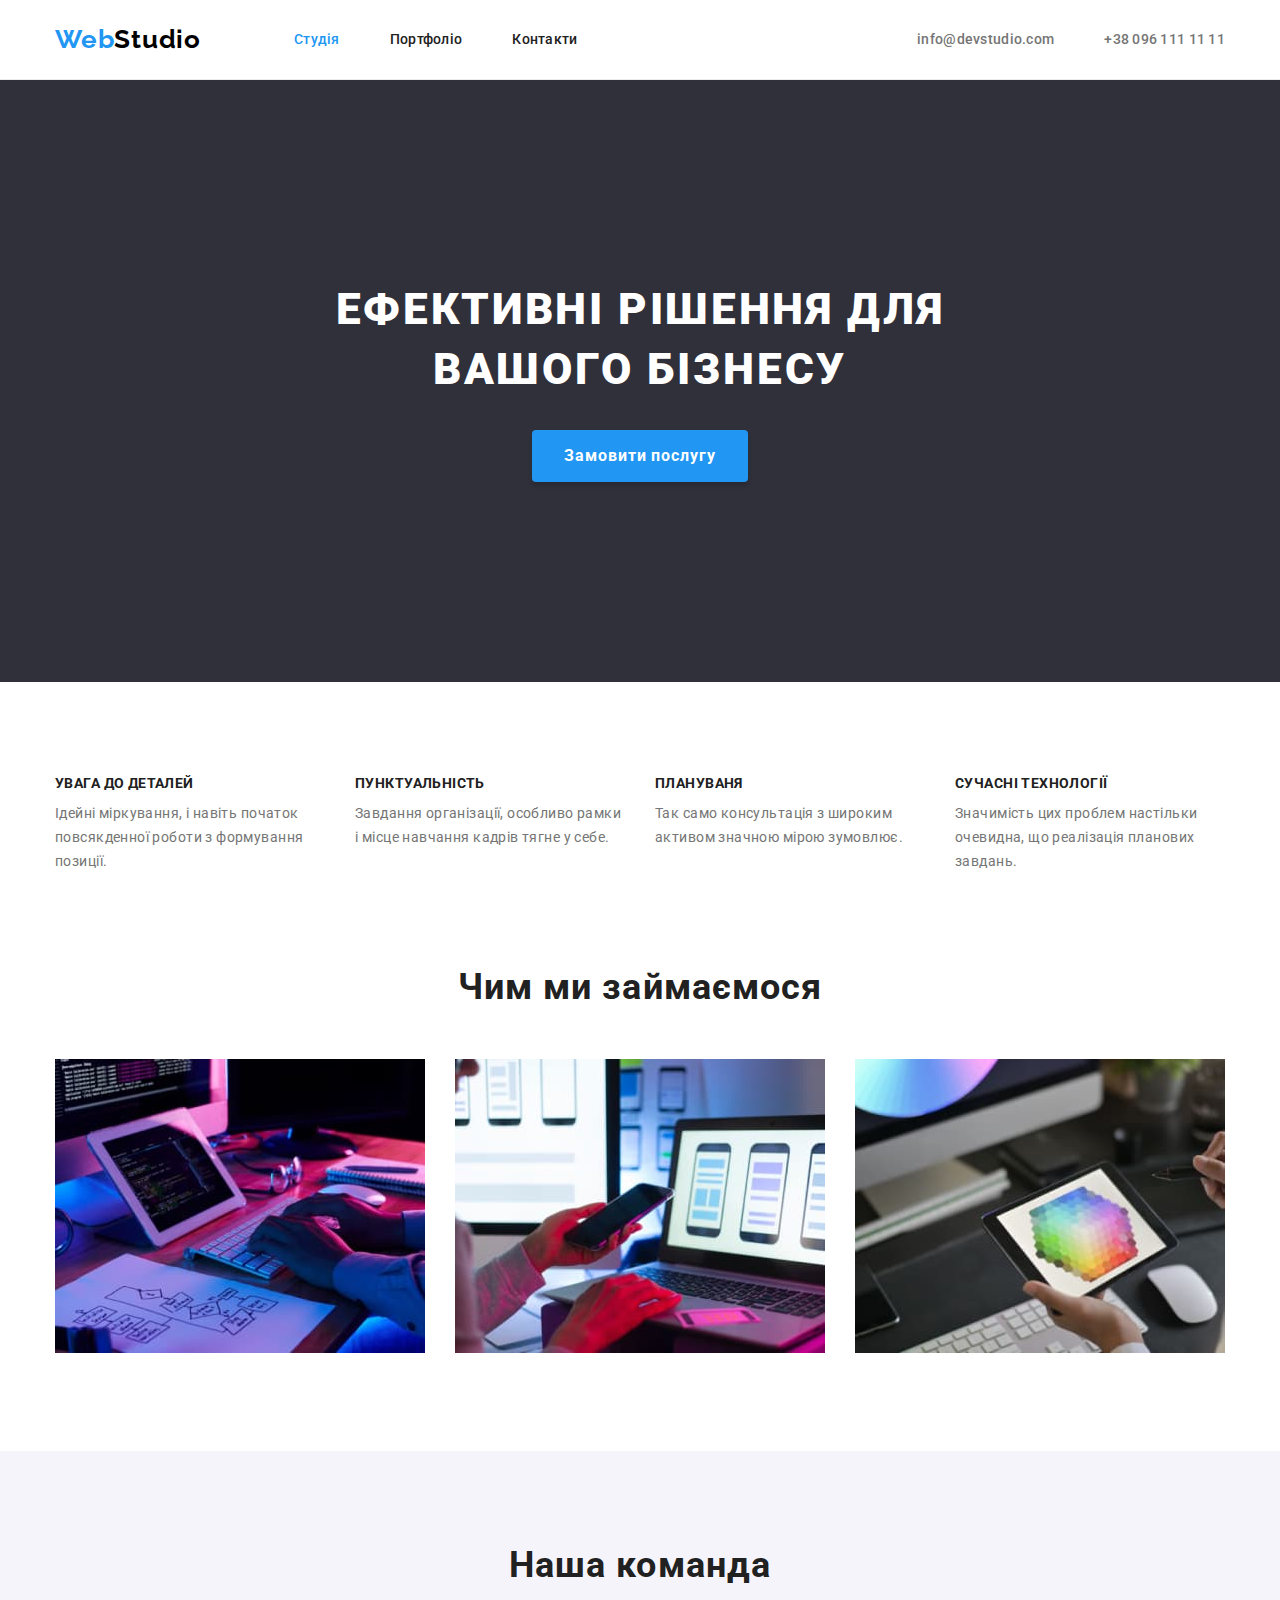
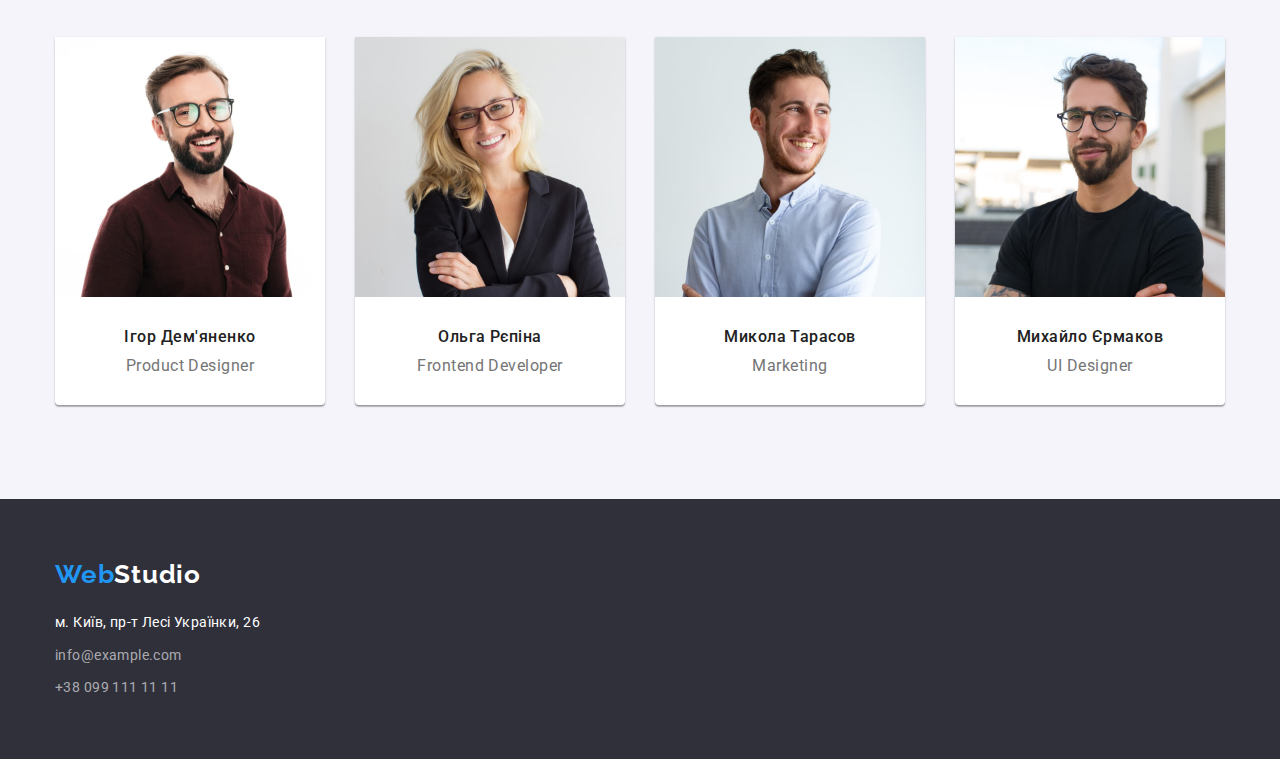
<file: index.html>
<!DOCTYPE html>
<html lang="uk">
<head>
    <meta charset="UTF-8">
    <meta http-equiv="X-UA-Compatible" content="IE=edge">
    <meta name="viewport" content="width=device-width, initial-scale=1.0">
    <title>Студія</title>
    <link rel="stylesheet" href="https://cdnjs.cloudflare.com/ajax/libs/modern-normalize/1.1.0/modern-normalize.min.css">
    <link rel="preconnect" href="https://fonts.googleapis.com">  
    <link rel="preconnect" href="https://fonts.gstatic.com" crossorigin> 
    <link href="https://fonts.googleapis.com/css2?family=Raleway:wght@700&family=Roboto:wght@400;500;700;900&display=swap" rel="stylesheet">
    <link rel="stylesheet" href="./css/styles.css" />
</head>
<body>
<!-- Header -->
<header class="header">
        <div class="container header-section">
        <a href="./index.html" class="logo" lang="en"> <span class="logo-web">Web</span>Studio</a>
        <nav class="header-nav">
            <ul class="site-nav list">
                <li class="site-nav-item"><a href="./index.html" class="site-nav-links current">Студія</a></li>
                <li class="site-nav-item"><a href="./portfolio.html" class="site-nav-links">Портфоліо</a></li>
                <li class="site-nav-item"><a href="/" class="site-nav-links">Контакти</a></li>
            </ul>
        </nav>
            <ul class="header-contact list">
                <li><a href="mailto:info@devstudio.com" class="contact">info@devstudio.com</a></li>
                <li><a href="tel:+380961111111" class="contact phone">+38 096 111 11 11</a></li>
            </ul>
        </div>
</header>
<!-- Main content -->
<main>
    <!-- Main title -->
    <section class="main-tittle">
        <div class="container">
            <h1 class="main-slogan">Ефективні рішення для <br /> вашого бізнесу</h1>
            <button type="button" class="main-button">Замовити послугу</button>
        </div>
    </section>
    <!-- Main privileges -->
    <section class="privileges">
        <h2 class="hidden-tittle">Наші переваги</h2>
        <div class="container">
            <ul class="privileges-blocks list">
                <li class="privileges-list">
                    <h3 class="privileges-tittle">Увага до деталей</h3>
                    <p class="privileges-text">Ідейні міркування, і навіть початок повсякденної роботи з формування позиції.</p>
                </li>
                <li class="privileges-list">
                    <h3 class="privileges-tittle">Пунктуальність</h3>
                    <p class="privileges-text">Завдання організації, особливо рамки і місце навчання кадрів тягне у себе.</p>
                </li>
                <li class="privileges-list">
                    <h3 class="privileges-tittle">Плануваня</h3>
                    <p class="privileges-text">Так само консультація з широким активом значною мірою зумовлює.</p>
                </li>
                <li class="privileges-list">
                    <h3 class="privileges-tittle">Сучасні технології</h3>
                    <p class="privileges-text">Значимість цих проблем настільки очевидна, що реалізація планових завдань.</p>
                </li>
            </ul>
        </div>
    </section>
    <!-- What do we do? -->
    <section class="what-do-we-do">
        <div class="container">
            <h2 class="main-wdwd-tittle">Чим ми займаємося</h2>
            <ul class="wdwd-blocks list">
                <li class="wdwd-list"><img src="./images/portfolio-main-1.jpg" width="370" height="294" alt="Проект №1"></li>
                <li class="wdwd-list"><img src="./images/portfolio-main-2.jpg" width="370" height="294" alt="Проект №2"></li>
                <li class="wdwd-list"><img src="./images/portfolio-main-3.jpg" width="370" height="294" alt="Проект №3"></li>
            </ul>
        </div>
    </section>
    <!-- Team -->
    <section class="team">
        <div class="container">
            <h2 class="team-tittle">Наша команда</h2>
            <ul class="team-list list">
                <li class="team-card">
                    <img class="img" src="./images/team-main-1.jpg" alt="Ігор Дем'яненко" width="270" height="260">
                    <div class="team-description">
                        <h3 class="team-name">Ігор Дем'яненко</h3>
                        <p lang="en" class="team-job">Product Designer</p>
                    </div>
                </li>
                <li class="team-card">
                    <img class="img" src="./images/team-main-2.jpg" alt="Ольга Рєпіна" width="270" height="260">
                    <div class="team-description">
                        <h3 class="team-name">Ольга Рєпіна</h3>
                        <p lang="en" class="team-job">Frontend Developer</p>
                    </div>
                </li>
                <li class="team-card">
                    <img class="img" src="./images/team-main-3.jpg" alt="Микола Тарасов" width="270" height="260">
                    <div class="team-description">
                        <h3 class="team-name">Микола Тарасов</h3>
                        <p lang="en" class="team-job">Marketing</p>
                    </div>
                </li>
                <li class="team-card">
                    <img class="img" src="./images/team-main-4.jpg" alt="Михайло Єрмаков" width="270" height="260">
                    <div class="team-description">
                        <h3 class="team-name">Михайло Єрмаков</h3>
                        <p lang="en" class="team-job">UI Designer</p>
                    </div>
                </li>
            </ul>
        </div>
    </section>
</main>
<!-- Footer -->
<footer class="footer">
    <div class="container">
    <a href="./index.html" class="logo footer-logo"> <span class="logo-web">Web</span><span class="logo-studio">Studio</span></a>
        <address class="footer-address-block">
            <p class="footer-address">м. Київ, пр-т Лесі Українки, 26</p> 
            <ul class="footer-item list">
                <li class="footer-item-adress"><a href="mailto:info@example.com" class="footer-contact">info@example.com</a></li>
                <li class="footer-item-adress"><a href="tel:+380991111111" class="footer-contact">+38 099 111 11 11</a></li>
            </ul>
        </address>
     </div>
</footer>
</body>
</html>
</file>
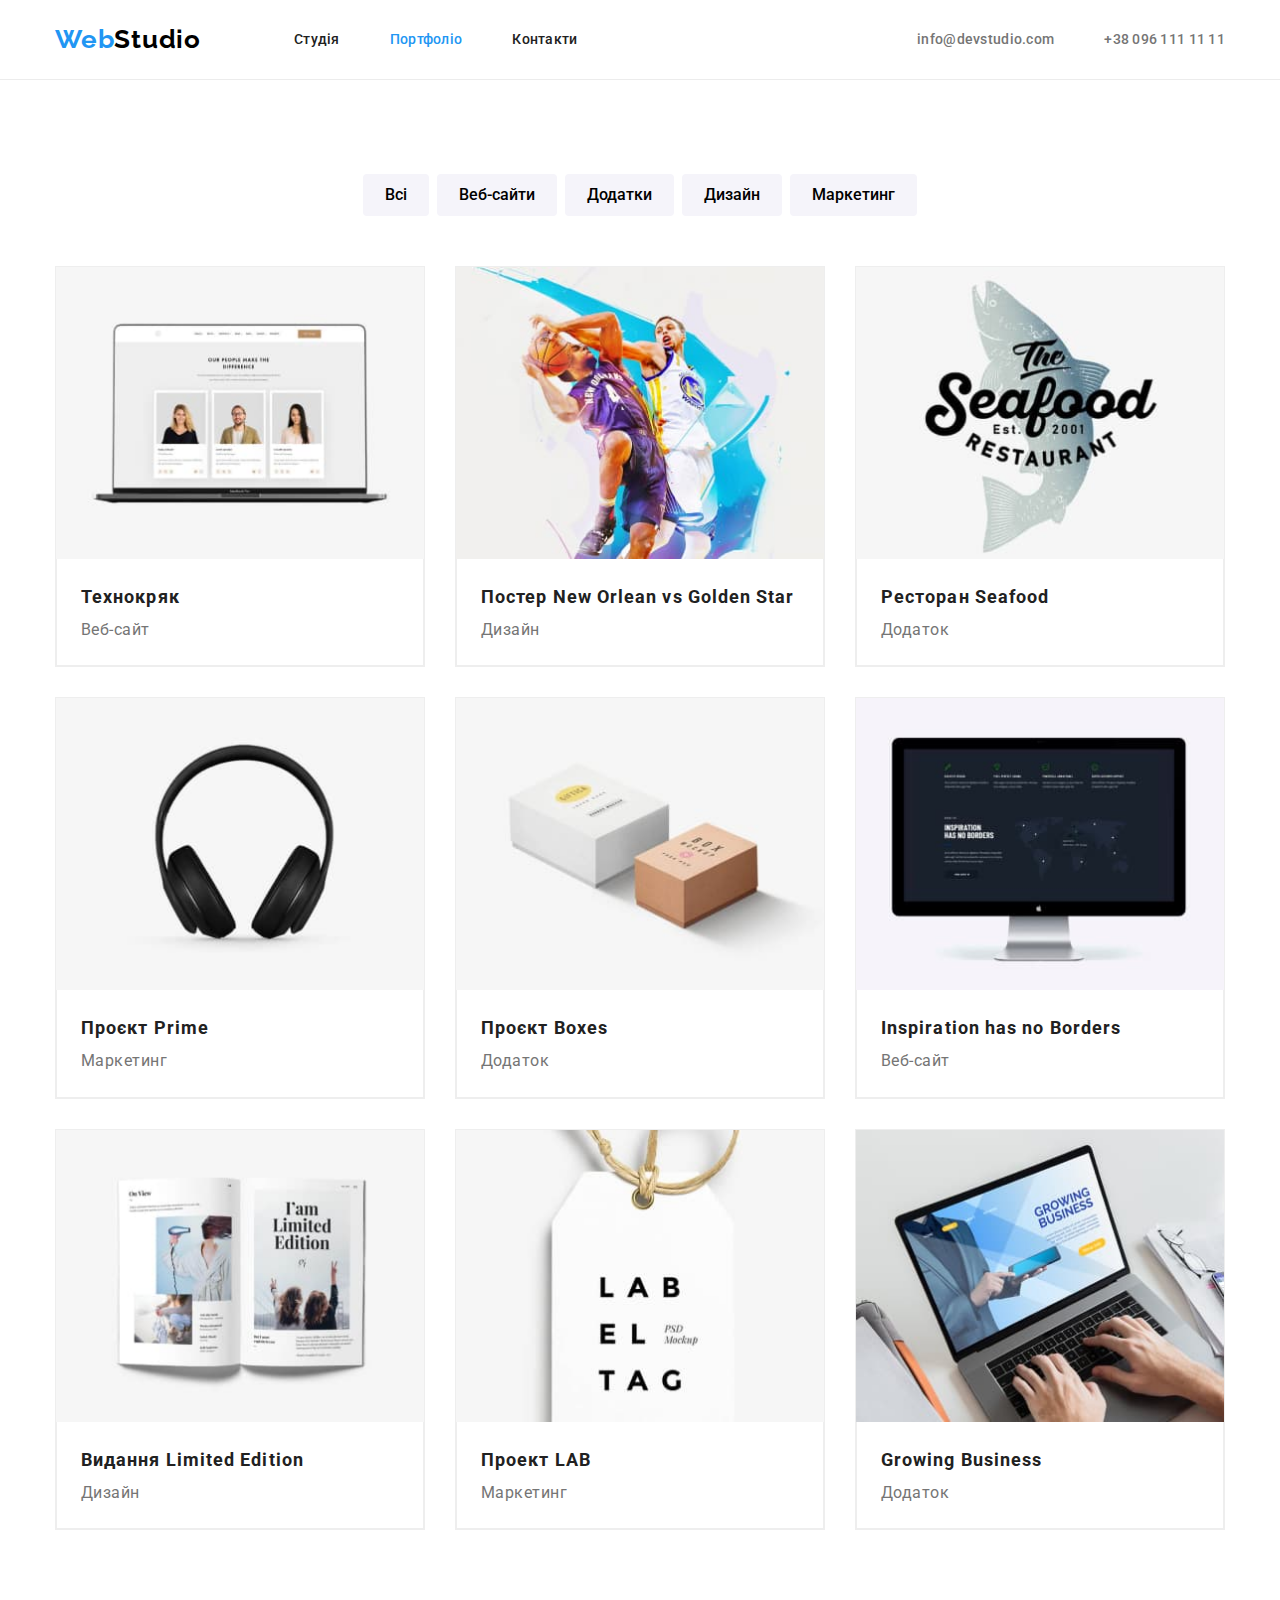
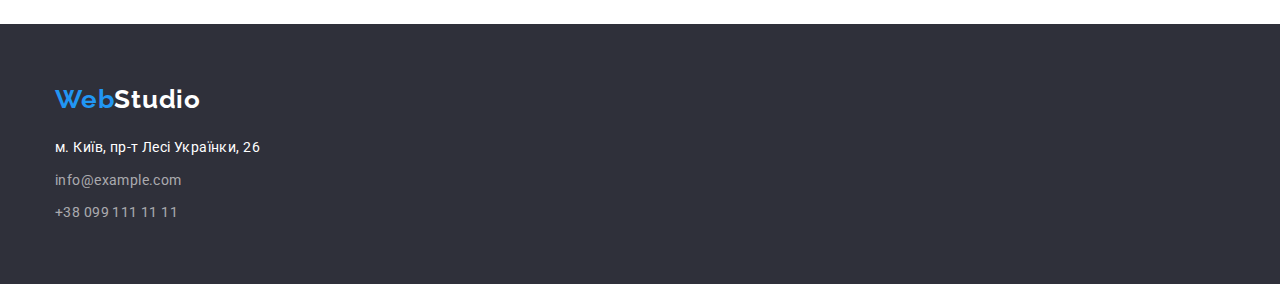
<file: portfolio.html>
<!DOCTYPE html>
<html lang="uk">
<head>
    <meta charset="UTF-8">
    <meta http-equiv="X-UA-Compatible" content="IE=edge">
    <meta name="viewport" content="width=device-width, initial-scale=1.0">
    <title>Студія - Портфоліо</title>
    <link rel="stylesheet" href="https://cdnjs.cloudflare.com/ajax/libs/modern-normalize/1.1.0/modern-normalize.min.css">
    <link rel="preconnect" href="https://fonts.googleapis.com">  
    <link rel="preconnect" href="https://fonts.gstatic.com" crossorigin> 
    <link href="https://fonts.googleapis.com/css2?family=Raleway:wght@700&family=Roboto:wght@400;500;700;900&display=swap" rel="stylesheet">
    <link rel="stylesheet" href="./css/styles.css" />
</head>
<body>
<!-- Header -->
<header class="header">
        <div class="container header-section">
        <a href="./index.html" class="logo" lang="en"> <span class="logo-web">Web</span>Studio</a>
        <nav class="header-nav">
            <ul class="site-nav list">
                <li class="site-nav-item"><a href="./index.html" class="site-nav-links">Студія</a></li>
                <li class="site-nav-item"><a href="./portfolio.html" class="site-nav-links current">Портфоліо</a></li>
                <li class="site-nav-item"><a href="/" class="site-nav-links">Контакти</a></li>
            </ul>
        </nav>
            <ul class="header-contact list">
                <li><a href="mailto:info@devstudio.com" class="contact">info@devstudio.com</a></li>
                <li><a href="tel:+380961111111" class="contact phone">+38 096 111 11 11</a></li>
            </ul>
        </div>
</header>
<!-- Main content -->
<main>
    <section class="portfolio-cases">
    <div class="container">
        <h1 class="hidden-tittle">Портфоліо</h1>
    <!-- Filter buttons -->
        <ul class="list prtfl-filters">
            <li class="botton-list">
                <button type="button" class="prtfl-button">Всі</button>
            </li>
            <li class="botton-list">
                <button type="button" class="prtfl-button">Веб-сайти</button>
            </li>
            <li class="botton-list">
                <button type="button" class="prtfl-button">Додатки</button>
            </li>
            <li class="botton-list">
                <button type="button" class="prtfl-button">Дизайн</button>
            </li>
            <li class="botton-list">
                <button type="button" class="prtfl-button">Маркетинг</button>
            </li>
        </ul>
    <!-- Cases -->
        <ul class="list prtfl-blocks">
            <li class="prtfl-cards">
                <img class="prtfl-img pic" src="./images/portfolio-page-1.jpg" alt="Технокряк" width="370" height="294">
                <div class="prtfl-description">
                    <h2 class="prtfl-case-tittle">Технокряк</h2>
                    <p class="prtfl-case-disc">Веб-сайт</p>
                </div>
            </li>
            <li class="prtfl-cards">
                <img class="prtfl-img pic" src="./images/portfolio-page-2.jpg" alt="Постер New Orlean vs Golden Star" width="370" height="294">
                <div class="prtfl-description">
                    <h2 class="prtfl-case-tittle" lang="en">Постер New Orlean vs Golden Star</h2>
                    <p class="prtfl-case-disc">Дизайн</p>
                </div>
            </li>
            <li class="prtfl-cards">
                <img class="prtfl-img pic" src="./images/portfolio-page-3.jpg" alt="Ресторан Seafood" width="370" height="294">
                <div class="prtfl-description">
                    <h2 class="prtfl-case-tittle" lang="en">Ресторан Seafood</h2>
                    <p class="prtfl-case-disc">Додаток</p>
                </div>
            </li>
            <li class="prtfl-cards">
                <img class="prtfl-img pic" src="./images/portfolio-page-4.jpg" alt="Проєкт Prime" width="370" height="294">
                <div class="prtfl-description">
                    <h2 class="prtfl-case-tittle" lang="en">Проєкт Prime</h2>
                    <p class="prtfl-case-disc">Маркетинг</p>
                </div>
            </li>
            <li class="prtfl-cards">
                <img class="prtfl-img pic" src="./images/portfolio-page-5.jpg" alt="Проєкт Boxes" width="370" height="294">
                <div class="prtfl-description">
                    <h2 class="prtfl-case-tittle" lang="en">Проєкт Boxes</h2>
                    <p class="prtfl-case-disc">Додаток</p>
                </div>    
            </li>
            <li class="prtfl-cards">
                <img class="prtfl-img pic" src="./images/portfolio-page-6.jpg" alt="Inspiration has no Borders" width="370" height="294">
                <div class="prtfl-description">
                    <h2 class="prtfl-case-tittle" lang="en">Inspiration has no Borders</h2>
                    <p class="prtfl-case-disc">Веб-сайт</p>
                </div>
            </li>
            <li class="prtfl-cards">
                <img class="prtfl-img pic" src="./images/portfolio-page-7.jpg" alt="Видання Limited Edition" width="370" height="294">
                <div class="prtfl-description">
                    <h2 class="prtfl-case-tittle" lang="en">Видання Limited Edition</h2>
                    <p class="prtfl-case-disc">Дизайн</p>
                </div>
            </li>
            <li class="prtfl-cards">
                <img class="prtfl-img pic" src="./images/portfolio-page-8.jpg" alt="Проект LAB" width="370" height="294">
                <div class="prtfl-description">
                    <h2 class="prtfl-case-tittle" lang="en">Проект LAB</h2>
                    <p class="prtfl-case-disc">Маркетинг</p>
                </div>
            </li>
            <li class="prtfl-cards">
                <img class="prtfl-img pic" src="./images/portfolio-page-9.jpg" alt="Growing Business" width="370" height="294">
                <div class="prtfl-description">
                    <h2 class="prtfl-case-tittle" lang="en">Growing Business</h2>
                    <p class="prtfl-case-disc">Додаток</p>
                </div>
            </li>
        </ul>
    </div>
    </section>
</main>
<!-- Footer -->
<footer class="footer">
    <div class="container">
    <a href="./index.html" class="logo footer-logo"> <span class="logo-web">Web</span><span class="logo-studio">Studio</span></a>
        <address class="footer-address-block">
            <p class="footer-address">м. Київ, пр-т Лесі Українки, 26</p> 
            <ul class="footer-item list">
                <li class="footer-item-adress"><a href="mailto:info@example.com" class="footer-contact">info@example.com</a></li>
                <li class="footer-item-adress"><a href="tel:+380991111111" class="footer-contact">+38 099 111 11 11</a></li>
            </ul>
        </address>
     </div>
</footer>
</body>
</html>
</file>
<file: css/styles.css>
/* Загальні спільні стилі сайту */

:root {
    --bgc-main-tittle: #2F303A;
    --bgc-blocks:#F5F5F5; 
    --bgc-header:#FFFFFF;
    --bgc-team: #F5F4FA;
    --bgc-footer: #2F303A;
    --fst-text-color: #212121;
    --snd-text-color: #757575;
    --special-color: #2196F3;
}

body {
    font-family: 'Raleway', sans-serif;
    font-family: 'Roboto', sans-serif;
    font-size: 14px;
    background-color: #FFFFFF;
    color: var(--fst-text-color);
    line-height: 1.14;
    letter-spacing: 0.02em;
}

p, h1, h2, h3, h4, h5, h6 {
    margin: 0;
}

ul {
    margin: 0;
    padding-left: 0;
}

address {
    font-style: normal;
}

/* img {
    display: block;
} */

.container {
    width: 1200px;
    padding: 0 15px;
    margin: 0 auto;
    /* outline: 1px dashed grey; */
}

.list {
    display: flex;
    list-style: none;
    padding: 0;
    margin: 0;
}

/* ---------  Header ---------  */

.header {
    color: var(--fst-text-color);
    background-color: var(--bgc-header);
    border-bottom: 1px solid #ECECEC;
    padding-top: 16px;
    padding-bottom: 17px;
}

.logo {
    text-decoration: none;
    font-family: 'Raleway', sans-serif;
    font-style: normal;
    font-weight: 700;
    font-size: 26px;
    line-height: 1.19;
    letter-spacing: 0.03em;
    color: #000000;
}
.logo-web {
    color: var(--special-color);
}

.header .container {
    align-items: center;
}

.contact {
    font-weight: 500;
    line-height: 1.19;
    letter-spacing: 0.02em;
    color: var(--snd-text-color);
    text-decoration: none;
}

.site-nav-links {
    color: var(--fst-text-color);
    text-decoration: none;
    display: block;
    padding-top: 16px;
    padding-bottom: 14px;
}   


.site-nav .site-nav-links:hover,
.site-nav .site-nav-links:focus,
.header-contact .contact:focus,
.header-contact .contact:hover {
    color: var(--special-color);
}

.site-nav {
    margin-left: 93px;
    display: flex;
}

.header-nav {
    font-family: 'Roboto', sans-serif;
    font-weight: 500;
    /* display: flex; */
    /* align-items: center; */
    /* justify-content: space-between; */
}
/* .item {
    display: list-item;
} */

.header-contact {
    margin-left: auto;
}
.list .site-nav-item + .site-nav-item {
    margin-left: 50px;
}

.header-section {
    display: flex;
    align-items: center;
}

.phone {
    margin-left: 50px;
}

/* .list .item:last-child {
    margin-right: 0;
} */

.current {
    color: var(--special-color);
}

/* ------- Footer ------- */

.footer {
    background-color: var(--bgc-footer);
    line-height: 1.72;
    letter-spacing: 0.03em;
    padding-top: 60px;
    padding-bottom: 60px;
}
.footer-logo {
    display: block;
    margin-bottom: 20px;
    padding: 0;
    width: 200px;
}

.footer-address,
.footer-contact {
    font-style: normal;
    text-decoration: none;
}

.footer-address,
.logo-studio {
    color: #FFFFFF;
}
.footer-item {
    display: block;
}

.footer-contact {
    color: rgba(255, 255, 255, 0.6);
}
.footer-contact:hover,
.footer-contact:focus {
    color: var(--special-color);
}

.footer-address {
    margin-bottom: 9px;
}
.footer-item-adress:not(:last-child) {
    margin-bottom: 8px;
}


/* Нотатки
Не ставить елементам фіксовану висоту (height),
вона визначається контентом. */

/* ----- Стилі для index.html ----- */

.main-tittle {
    background-color: var(--bgc-main-tittle);
    text-align: center;
    padding-top: 200px;
    padding-bottom: 200px;
}
.main-slogan {
    color: #FFFFFF;
    font-weight: 900;
    font-size: 44px;
    line-height: 1.36;
    letter-spacing: 0.06em;
    text-transform: uppercase;
    margin-top: 0;
    margin-bottom: 30px;
}
.main-button {
    cursor: pointer;
    background: var(--special-color);
    box-shadow: 0px 4px 4px rgba(0, 0, 0, 0.15);
    border-radius: 4px;
    border: 1px solid transparent;
    color: #FFFFFF;
    font-family: inherit;
    font-weight: 700;
    font-size: 16px;
    line-height: 1.88;
    min-width: 216px;
    text-align: center;
    letter-spacing: 0.06em;
    display: inline-block;
    padding: 10px 26px;
    align-items: center;
}
.button {
    display: contents;
    font-family: inherit;
    border: none;
    cursor: pointer;
}

/* --- Main privileges --- */

.privileges {
    display: flex;
    padding-top: 94px;
    padding-bottom: 94px;
}

.privileges-list {
    width: 270px;
}

.list .privileges-list + .privileges-list,
.list .team-list + .team-list {
    margin-left: 30px;
}

.privileges-tittle {
    font-weight: 700;
    font-size: 14px;
    line-height: 1.14;
    letter-spacing: 0.03em;
    text-transform: uppercase;
    color: var(--fst-text-color);
    margin-bottom: 10px;
}
.privileges-text {
    line-height: 1.71;
    letter-spacing: 0.03em;
    color: var(--snd-text-color);
}

.main-button:hover,
.main-button:focus {
    background-color: #188CE8;
    box-shadow: 0px 4px 4px rgba(0, 0, 0, 0.15);
    border-radius: 4px;
}

/* --- What do we do? section --- */

.main-wdwd-tittle,
.team-tittle {
    font-weight: 700;
    font-size: 36px;
    line-height: 1.16;
    text-align: center;
    letter-spacing: 0.03em;
    color: var(--fst-text-color)
}

.main-wdwd-tittle,
.team-tittle {
    margin-bottom: 50px;
}

.wdwd-blocks,
.privileges-blocks,
.team-list {
    flex-wrap: wrap;
    justify-content: center;
    /* justify-content: flex-start; */
}

.list .wdwd-list + .wdwd-list,
.list .team-card + .team-card {
    margin-left: 30px;
}

.what-do-we-do {
    padding-top: 0;
    padding-bottom: 94px;
}


/* --- Team section --- */

.team {
    background: var(--bgc-team);
    padding: 94px 0;
}

.team-card {
    background: #FFFFFF;
    box-shadow: 0px 1px 3px rgba(0, 0, 0, 0.12), 0px 1px 1px rgba(0, 0, 0, 0.14), 0px 2px 1px rgba(0, 0, 0, 0.2);
    border-radius: 0px 0px 4px 4px;
    width: max-content;
    width: 270px;
    height: 368px;
}

.team-description {
    padding-top: 30px;
    padding-bottom: 30px;
    text-align: center;
}

.team-name {
    font-weight: 500;
    font-size: 16px;
    line-height: 1.19;
    text-align: center;
    letter-spacing: 0.03em;
    margin-bottom: 10px;
}
.team-job {
    font-size: 16px;
    line-height: 1.19;
    text-align: center;
    letter-spacing: 0.03em;
    color: var(--snd-text-color);
}


/* ----- Стилі для portfolio.html ----- */

.hidden-tittle {
    position: absolute;
    white-space: nowrap;
    width: 1px;
    height: 1px;
    overflow: hidden;
    border: 0;
    padding: 0;
    clip: rect(0 0 0 0);
    clip-path: inset(50%);
    margin: -1px;
}
.prtfl-filters {
    display: flex;
    flex-wrap: wrap;
    margin-bottom: 50px;
    justify-content: center;
}
.prtfl-blocks {
    flex-wrap: wrap;
    justify-content: space-between;
    align-items: center;
    margin: -15px;
}

.prtfl-button {
    font-family: 'Roboto', sans-serif;
    font-weight: 500;
    font-size: 16px;
    line-height: 1.85;
    text-align: center;
    /* height: 38px; */
    width: max-content;
    border-radius: 4px;
    border-style: none;
    background: var(--bgc-team);
    /* box-shadow: 0px 3px 1px rgba(0, 0, 0, 0.1), 0px 1px 2px rgba(0, 0, 0, 0.08), 0px 2px 2px rgba(0, 0, 0, 0.12); */
    cursor: pointer;
    border: none;
    padding-top: 6px;
    padding-right: 22px;
    padding-bottom: 6px;
    padding-left: 22px;
}

.prtfl-button:hover,
.prtfl-button:focus {
    background: var(--special-color);
    box-shadow: 0px 3px 1px rgba(0, 0, 0, 0.1), 0px 1px 2px rgba(0, 0, 0, 0.08), 0px 2px 2px rgba(0, 0, 0, 0.12);
    border-radius: 4px;
    color: #FFFFFF;
}

.prtfl-cards {
    width: 370px;
    /* height: 404px; */
    background: #FFFFFF;
    border: 1px solid #EEEEEE;
    margin: 15px;
    /* margin-top: 30px;
    padding-right: 30px; */
}

.portfolio-cases {
    padding-top: 94px;
    padding-bottom: 94px;
}
.prtfl-filters .botton-list:not(:last-child) {
    margin-right: 8px;
}

.prtfl-description {
    padding: 20px 24px;
    border-right: 1px solid #EEEEEE;
    border-bottom: 1px solid #EEEEEE;
    border-left: 1px solid #EEEEEE;
}

.prtfl-case-tittle {
    font-weight: 700;
    font-size: 18px;
    line-height: 2;
    letter-spacing: 0.06em;
    color: var(--fst-text-color);
    width: 322px;
    /* height: 36px; */
}

.prtfl-case-disc {
    font-size: 16px;
    line-height: 1.88;
    letter-spacing: 0.03em;
    color: var(--snd-text-color);
}

.prtfl-img,
.img {
    display: block;
    max-width: 100%;
    height: auto;
}
</file>
